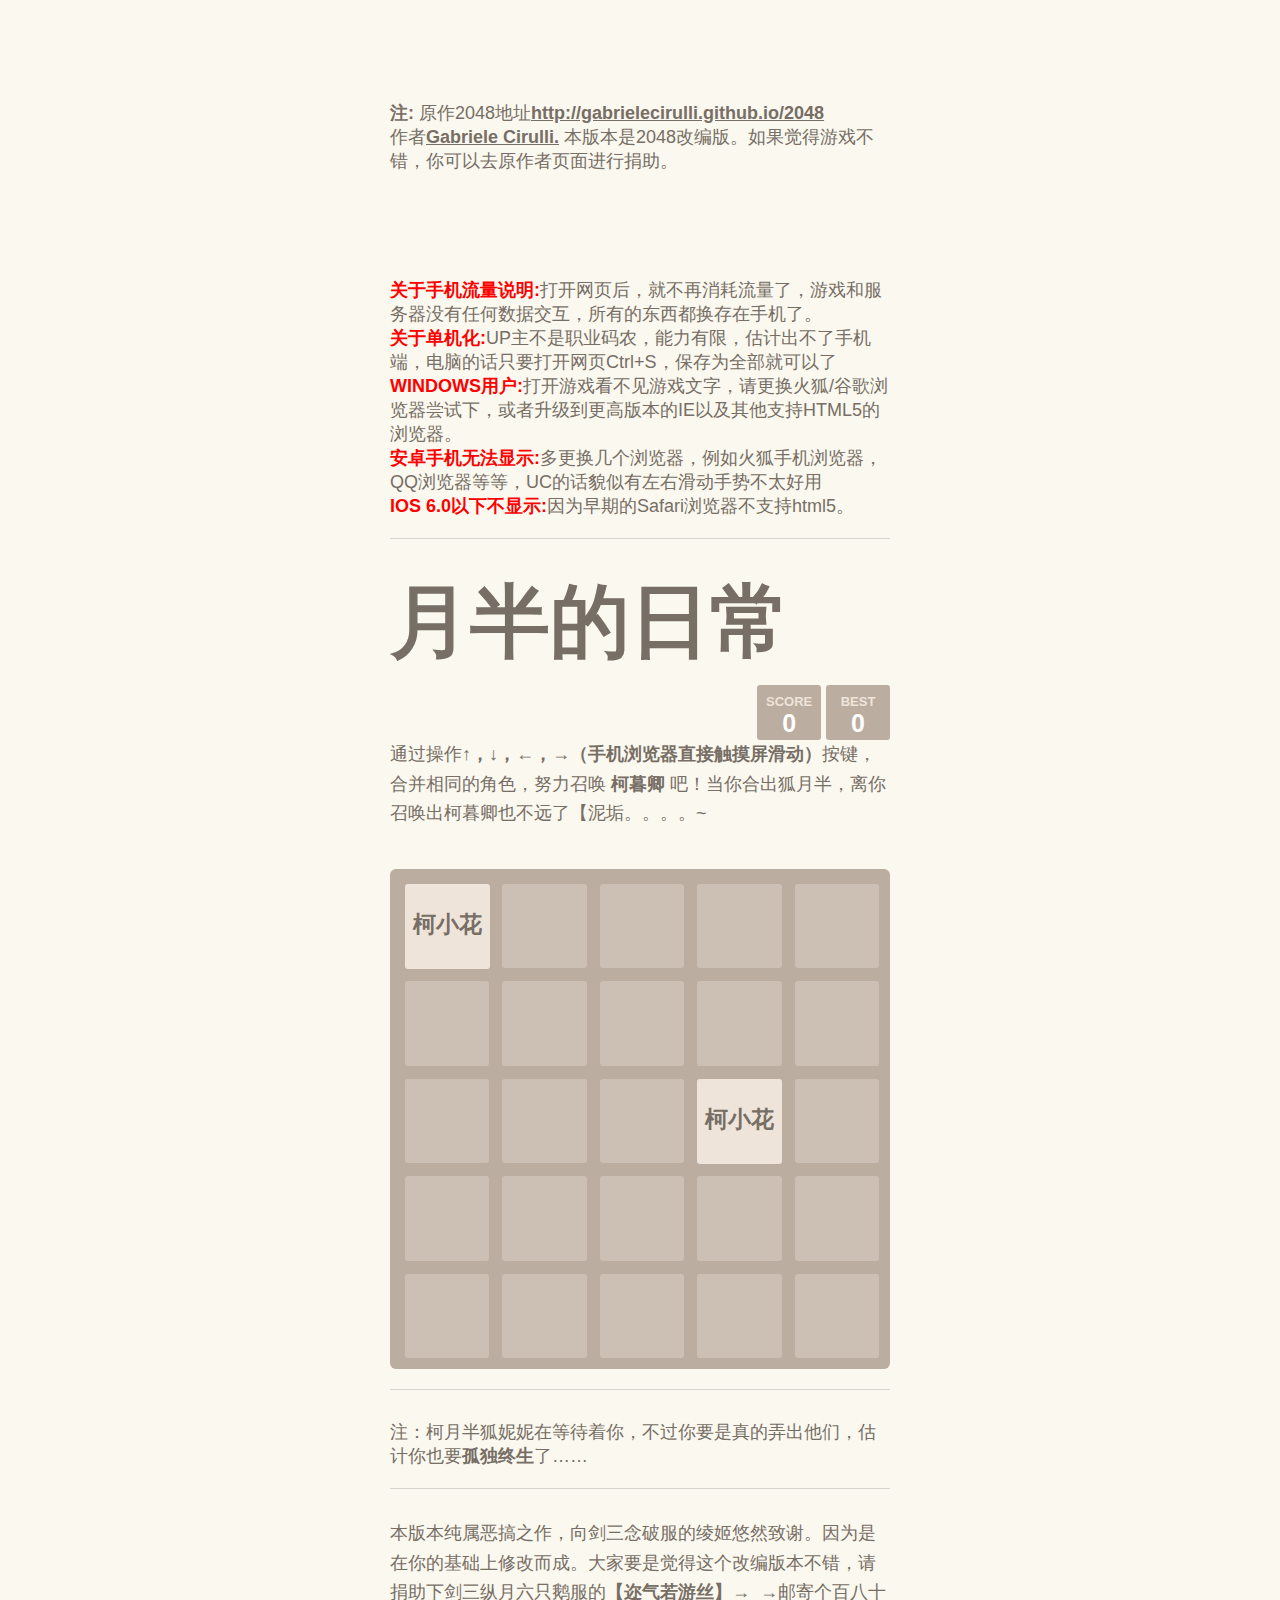
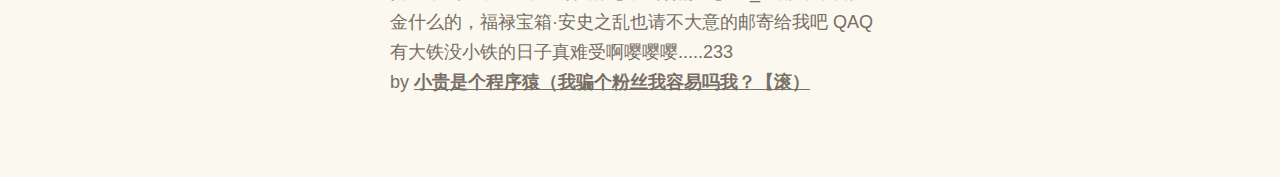
<file: index.html>
﻿
<!DOCTYPE html>
<html>
<head>
  <meta charset="utf-8">
  <title>月半的日常</title>

  <link href="stylesheets/main.css" rel="stylesheet" type="text/css">
  <link rel="shortcut icon" href="favicon.ico">
  <link rel="apple-touch-icon" href="meta/apple-touch-icon.png">
  <meta name="apple-mobile-web-app-capable" content="yes">

  <meta name="HandheldFriendly" content="True">
  <meta name="MobileOptimized" content="320">
  <meta name="viewport" content="width=device-width, target-densitydpi=160dpi, initial-scale=1.0, maximum-scale=1, user-scalable=no, minimal-ui">

  <meta property="og:title" content="2048 game"/>
  <meta property="og:site_name" content="2048 game"/>		
</head>
<body>

  <div class="container">
    <strong class="important">注:</strong> 原作2048地址<a href="http://gabrielecirulli.github.io/2048">http://gabrielecirulli.github.io/2048</a> <br>作者<a href="http://gabrielecirulli.com" target="_blank">Gabriele Cirulli.</a>
本版本是2048改编版。如果觉得游戏不错，你可以去原作者页面进行捐助。<br><br>
    <br><br><br><br>
    <strong class="important2">关于手机流量说明:</strong>打开网页后，就不再消耗流量了，游戏和服务器没有任何数据交互，所有的东西都换存在手机了。
    <br>
    <strong class="important2">关于单机化:</strong>UP主不是职业码农，能力有限，估计出不了手机端，电脑的话只要打开网页Ctrl+S，保存为全部就可以了
    <br>
    
    <strong class="important2">Windows用户:</strong>打开游戏看不见游戏文字，请更换火狐/谷歌浏览器尝试下，或者升级到更高版本的IE以及其他支持HTML5的浏览器。
    <br><strong class="important2">安卓手机无法显示:</strong>多更换几个浏览器，例如火狐手机浏览器，QQ浏览器等等，UC的话貌似有左右滑动手势不太好用
    <br><strong class="important2">iOS 6.0以下不显示:</strong>因为早期的Safari浏览器不支持html5。
    
    <hr>
    <div class="heading">
      <h1 class="title">月半的日常</h1>
      <div class="scores-container">
        <div class="score-container">0</div>
        <div class="best-container">0</div>
      </div>
    </div>
    <p class="game-intro">通过操作<strong>↑，↓，←，→（手机浏览器直接触摸屏滑动）</strong>按键，合并相同的角色，努力召唤 <strong>柯暮卿</strong> 吧！当你合出狐月半，离你召唤出柯暮卿也不远了【泥垢。。。。~</p>
    <div class="game-container">
      <div class="game-message">
        <p></p>
        <div class="lower">
          <a class="retry-button">再来一次</a>
          <div class="score-sharing"></div>
        </div>
      </div>

      <div class="grid-container">
        <div class="grid-row">
          <div class="grid-cell"></div>
          <div class="grid-cell"></div>
          <div class="grid-cell"></div>
          <div class="grid-cell"></div>
          <div class="grid-cell"></div>
        </div>
        <div class="grid-row">
          <div class="grid-cell"></div>
          <div class="grid-cell"></div>
          <div class="grid-cell"></div>
          <div class="grid-cell"></div>
          <div class="grid-cell"></div>
        </div>
        <div class="grid-row">
          <div class="grid-cell"></div>
          <div class="grid-cell"></div>
          <div class="grid-cell"></div>
          <div class="grid-cell"></div>
          <div class="grid-cell"></div>
        </div>
        <div class="grid-row">
          <div class="grid-cell"></div>
          <div class="grid-cell"></div>
          <div class="grid-cell"></div>
          <div class="grid-cell"></div>
          <div class="grid-cell"></div>
        </div>
        <div class="grid-row">
          <div class="grid-cell"></div>
          <div class="grid-cell"></div>
          <div class="grid-cell"></div>
          <div class="grid-cell"></div>
          <div class="grid-cell"></div>
        </div>
      </div>

      <div class="tile-container">

      </div>
    </div>
    <hr>
    注：柯月半狐妮妮在等待着你，不过你要是真的弄出他们，估计你也要<strong>孤独终生</strong>了……</p>
    <hr>    

    <p>
    本版本纯属恶搞之作，向剑三念破服的绫姬悠然致谢。因为是在你的基础上修改而成。大家要是觉得这个改编版本不错，请捐助下剑三纵月六只鹅服的<strong>【迩气若游丝】</strong>→_→邮寄个百八十金什么的，福禄宝箱·安史之乱也请不大意的邮寄给我吧 QAQ 有大铁没小铁的日子真难受啊嘤嘤嘤.....233<br>by <a href="http://weibo.com/u/1826682570" target="_blank">小贵是个程序猿（我骗个粉丝我容易吗我？【滚）</a><br>

  </div>

  <script src="javascripts/animframe_polyfill.js"></script>
  <script src="javascripts/keyboard_input_manager.js"></script>
  <script src="javascripts/html_actuator.js"></script>
  <script src="javascripts/grid.js"></script>
  <script src="javascripts/tile.js"></script>
  <script src="javascripts/local_score_manager.js"></script>
  <script src="javascripts/game_manager.js"></script>
  <script src="javascripts/application.js"></script>
  
</body>
</html>
</file>
<file: stylesheets/main.css>
html, body {
  margin: 0;
  padding: 0;
  background: #faf8ef;
  color: #776e65;
  font-family: "Clear Sans", "Helvetica Neue", "Microsoft Yahei", Arial, sans-serif;
  font-size: 18px; }

body {
  margin: 80px 0; }

.heading:after {
  content: "";
  display: block;
  clear: both; }

h1.title {
  font-size: 80px;
  font-weight: bold;
  margin: 0;
  display: block;
  float: left; }
  h2.title {
  font-size: 40px;
  font-weight: bold;
  margin: 0;
  display: block;
  float: left; }

@-webkit-keyframes move-up {
  0% {
    top: 25px;
    opacity: 1; }

  100% {
    top: -50px;
    opacity: 0; } }

@-moz-keyframes move-up {
  0% {
    top: 25px;
    opacity: 1; }

  100% {
    top: -50px;
    opacity: 0; } }

@keyframes move-up {
  0% {
    top: 25px;
    opacity: 1; }

  100% {
    top: -50px;
    opacity: 0; } }

.scores-container {
  float: right;
  text-align: right; }

.score-container, .best-container {
  position: relative;
  display: inline-block;
  background: #bbada0;
  padding: 15px 25px;
  font-size: 25px;
  height: 25px;
  line-height: 47px;
  font-weight: bold;
  border-radius: 3px;
  color: white;
  margin-top: 8px;
  text-align: center; }
  .score-container:after, .best-container:after {
    position: absolute;
    width: 100%;
    top: 10px;
    left: 0;
    text-transform: uppercase;
    font-size: 13px;
    line-height: 13px;
    text-align: center;
    color: #eee4da; }
  .score-container .score-addition, .best-container .score-addition {
    position: absolute;
    right: 30px;
    color: red;
    font-size: 25px;
    line-height: 25px;
    font-weight: bold;
    color: rgba(119, 110, 101, 0.9);
    z-index: 100;
    -webkit-animation: move-up 600ms ease-in;
    -moz-animation: move-up 600ms ease-in;
    animation: move-up 600ms ease-in;
    -webkit-animation-fill-mode: both;
    -moz-animation-fill-mode: both;
    animation-fill-mode: both; }

.score-container:after {
  content: "Score"; }

.best-container:after {
  content: "Best"; }

p {
  margin-top: 0;
  margin-bottom: 10px;
  line-height: 1.65; }

a {
  color: #776e65;
  font-weight: bold;
  text-decoration: underline;
  cursor: pointer; }

strong.important {
  text-transform: uppercase; }

 strong.important2 {
  text-transform: uppercase;
  color:#FF0000 }

hr {
  border: none;
  border-bottom: 1px solid #d8d4d0;
  margin-top: 20px;
  margin-bottom: 30px; }

.container {
  width: 500px;
  margin: 0 auto; }

@-webkit-keyframes fade-in {
  0% {
    opacity: 0; }

  100% {
    opacity: 1; } }

@-moz-keyframes fade-in {
  0% {
    opacity: 0; }

  100% {
    opacity: 1; } }

@keyframes fade-in {
  0% {
    opacity: 0; }

  100% {
    opacity: 1; } }

.game-container {
  margin-top: 40px;
  position: relative;
  padding: 15px;
  cursor: default;
  -webkit-touch-callout: none;
  -webkit-user-select: none;
  -moz-user-select: none;
  background: #bbada0;
  border-radius: 6px;
  width: 500px;
  height: 500px;
  -webkit-box-sizing: border-box;
  -moz-box-sizing: border-box;
  box-sizing: border-box; }
  .game-container .game-message {
    display: none;
    position: absolute;
    top: 0;
    right: 0;
    bottom: 0;
    left: 0;
    background: rgba(238, 228, 217, 0.5);
    z-index: 100;
    text-align: center;
    -webkit-animation: fade-in 800ms ease 1200ms;
    -moz-animation: fade-in 800ms ease 1200ms;
    animation: fade-in 800ms ease 1200ms;
    -webkit-animation-fill-mode: both;
    -moz-animation-fill-mode: both;
    animation-fill-mode: both; }
    .game-container .game-message p {
      font-size: 40px;
      font-weight: bold;
      height: 40px;
      line-height: 40px;
      margin-top: 222px; }
    .game-container .game-message .lower {
      display: block;
      margin-top: 59px; }
    .game-container .game-message a {
      display: inline-block;
      background: #8f7a66;
      border-radius: 3px;
      padding: 0 20px;
      text-decoration: none;
      color: #f9f6f2;
      height: 40px;
      line-height: 42px;
      margin-left: 9px; }
      .game-container .game-message a.keep-playing-button {
        display: none; }
    .game-container .game-message .score-sharing {
      display: inline-block;
      vertical-align: middle;
      margin-left: 10px; }
    .game-container .game-message.game-won {
      background: rgba(237, 194, 46, 0.5);
      color: #f9f6f2; }
      .game-container .game-message.game-won a.keep-playing-button {
        display: inline-block; }
    .game-container .game-message.game-won, .game-container .game-message.game-over {
      display: block; }

.grid-container {
  position: absolute;
  z-index: 1; }

.grid-row {
  margin-bottom: 13px; }
  .grid-row:last-child {
    margin-bottom: 0; }
  .grid-row:after {
    content: "";
    display: block;
    clear: both; }

.grid-cell {
  width: 84.4px;
  height: 84.4px;
  margin-right: 13px;
  float: left;
  border-radius: 3px;
  background: rgba(238, 228, 217, 0.35); }
  .grid-cell:last-child {
    margin-right: 0; }

.tile-container {
  position: absolute;
  z-index: 2; }

.tile, .tile .tile-inner {
  width: 85px;
  height: 85px;
  line-height: 84.4px; }
.tile.tile-position-1-1 {
  -webkit-transform: translate(0px, 0px);
  -moz-transform: translate(0px, 0px);
  transform: translate(0px, 0px); }
.tile.tile-position-1-2 {
  -webkit-transform: translate(0px, 97px);
  -moz-transform: translate(0px, 97px);
  transform: translate(0px, 97px); }
.tile.tile-position-1-3 {
  -webkit-transform: translate(0px, 195px);
  -moz-transform: translate(0px, 195px);
  transform: translate(0px, 195px); }
.tile.tile-position-1-4 {
  -webkit-transform: translate(0px, 292px);
  -moz-transform: translate(0px, 292px);
  transform: translate(0px, 292px); }
.tile.tile-position-1-5 {
  -webkit-transform: translate(0px, 390px);
  -moz-transform: translate(0px, 390px);
  transform: translate(0px, 390px); }
.tile.tile-position-2-1 {
  -webkit-transform: translate(97px, 0px);
  -moz-transform: translate(97px, 0px);
  transform: translate(97px, 0px); }
.tile.tile-position-2-2 {
  -webkit-transform: translate(97px, 97px);
  -moz-transform: translate(97px, 97px);
  transform: translate(97px, 97px); }
.tile.tile-position-2-3 {
  -webkit-transform: translate(97px, 195px);
  -moz-transform: translate(97px, 195px);
  transform: translate(97px, 195px); }
.tile.tile-position-2-4 {
  -webkit-transform: translate(97px, 292px);
  -moz-transform: translate(97px, 292px);
  transform: translate(97px, 292px); }
.tile.tile-position-2-5 {
  -webkit-transform: translate(97px, 390px);
  -moz-transform: translate(97px, 390px);
  transform: translate(97px, 390px); }
.tile.tile-position-3-1 {
  -webkit-transform: translate(195px, 0px);
  -moz-transform: translate(195px, 0px);
  transform: translate(195px, 0px); }
.tile.tile-position-3-2 {
  -webkit-transform: translate(195px, 97px);
  -moz-transform: translate(195px, 97px);
  transform: translate(195px, 97px); }
.tile.tile-position-3-3 {
  -webkit-transform: translate(195px, 195px);
  -moz-transform: translate(195px, 195px);
  transform: translate(195px, 195px); }
.tile.tile-position-3-4 {
  -webkit-transform: translate(195px, 292px);
  -moz-transform: translate(195px, 292px);
  transform: translate(195px, 292px); }
.tile.tile-position-3-5 {
  -webkit-transform: translate(195px, 390px);
  -moz-transform: translate(195px, 390px);
  transform: translate(195px, 390px); }
.tile.tile-position-4-1 {
  -webkit-transform: translate(292px, 0px);
  -moz-transform: translate(292px, 0px);
  transform: translate(292px, 0px); }
.tile.tile-position-4-2 {
  -webkit-transform: translate(292px, 97px);
  -moz-transform: translate(292px, 97px);
  transform: translate(292px, 97px); }
.tile.tile-position-4-3 {
  -webkit-transform: translate(292px, 195px);
  -moz-transform: translate(292px, 195px);
  transform: translate(292px, 195px); }
.tile.tile-position-4-4 {
  -webkit-transform: translate(292px, 292px);
  -moz-transform: translate(292px, 292px);
  transform: translate(292px, 292px); }
.tile.tile-position-4-5 {
  -webkit-transform: translate(292px, 390px);
  -moz-transform: translate(292px, 390px);
  transform: translate(292px, 390px); }
.tile.tile-position-5-1 {
  -webkit-transform: translate(390px, 0px);
  -moz-transform: translate(390px, 0px);
  transform: translate(390px, 0px); }
.tile.tile-position-5-2 {
  -webkit-transform: translate(390px, 97px);
  -moz-transform: translate(390px, 97px);
  transform: translate(390px, 97px); }
.tile.tile-position-5-3 {
  -webkit-transform: translate(390px, 195px);
  -moz-transform: translate(390px, 195px);
  transform: translate(390px, 195px); }
.tile.tile-position-5-4 {
  -webkit-transform: translate(390px, 292px);
  -moz-transform: translate(390px, 292px);
  transform: translate(390px, 292px); }
.tile.tile-position-5-5 {
  -webkit-transform: translate(390px, 390px);
  -moz-transform: translate(390px, 390px);
  transform: translate(390px, 390px); }

.tile {
  position: absolute;
  -webkit-transition: 100ms ease-in-out;
  -moz-transition: 100ms ease-in-out;
  transition: 100ms ease-in-out;
  -webkit-transition-property: -webkit-transform;
  -moz-transition-property: -moz-transform;
  transition-property: transform; }
  .tile .tile-inner {
    border-radius: 3px;
    background: #eee4da;
    text-align: center;
    font-weight: bold;
    z-index: 10;
    font-size: 44px; }
  .tile.tile-2 .tile-inner {
    background: #eee4da;
    font-size:1.3em;
    line-height:80px;
    box-shadow: 0 0 30px 10px rgba(243, 215, 116, 0), inset 0 0 0 1px rgba(255, 255, 255, 0); }
  .tile.tile-4 .tile-inner {
    background: #ede0c8;
    font-size:1.3em;
    line-height:80px;
    box-shadow: 0 0 30px 10px rgba(243, 215, 116, 0), inset 0 0 0 1px rgba(255, 255, 255, 0); }
  .tile.tile-8 .tile-inner {
    color: #f9f6f2;
    font-size:1.3em;
    line-height:80px;
    background: #f2b179; }
  .tile.tile-16 .tile-inner {
    color: #f9f6f2;
    font-size:1.3em;
    line-height:80px;
    background: #f59563; }
  .tile.tile-32 .tile-inner {
    color: #f9f6f2;
    font-size:1.3em;
    line-height:80px;
    background: #f67c5f; }
  .tile.tile-64 .tile-inner {
    color: #f9f6f2;
    font-size:1.3em;
    line-height:40px;
    background: #f65e3b; }
  .tile.tile-128 .tile-inner {
    color: #f9f6f2;
    background: #edcf72;
    font-size:1.3em;
    line-height:80px;
    box-shadow: 0 0 30px 10px rgba(243, 215, 116, 0.2381), inset 0 0 0 1px rgba(255, 255, 255, 0.14286); }
  .tile.tile-256 .tile-inner {
    color: #f9f6f2;
    background: #edcc61;
    font-size:1.3em;
    line-height:80px;
    box-shadow: 0 0 30px 10px rgba(243, 215, 116, 0.31746), inset 0 0 0 1px rgba(255, 255, 255, 0.19048); }
  .tile.tile-512 .tile-inner {
    color: #f9f6f2;
    background: #edc850;
    font-size:1.3em;
    line-height:80px;
    box-shadow: 0 0 30px 10px rgba(243, 215, 116, 0.39683), inset 0 0 0 1px rgba(255, 255, 255, 0.2381); }
  .tile.tile-1024 .tile-inner {
    color: #f9f6f2;
    background: #ffe07d;
    font-size:1.3em;
    line-height:80px;
    box-shadow: 0 0 30px 10px rgba(243, 215, 116, 0.47619), inset 0 0 0 1px rgba(255, 255, 255, 0.28571); }
  .tile.tile-2048 .tile-inner {
    color: #f9f6f2;
    background: #ffe38a;
    font-size:1.3em;
    line-height:80px;
    box-shadow: 0 0 30px 10px rgba(243, 215, 116, 0.47619), inset 0 0 0 1px rgba(255, 255, 255, 0.28571); }
  .tile.tile-4096 .tile-inner {
    background: #ffe697;
    font-size:1.3em;
    line-height:80px;
    box-shadow: 0 0 30px 10px rgba(243, 215, 116, 0.47619), inset 0 0 0 1px rgba(255, 255, 255, 0.28571); }
  .tile.tile-8192 .tile-inner {
    background: #ffeaa8;
     font-size:1.3em;
    line-height:80px;
    box-shadow: 0 0 30px 10px rgba(243, 215, 116, 0.47619), inset 0 0 0 1px rgba(255, 255, 255, 0.28571); }
  .tile.tile-16384 .tile-inner {
    background: #ffedb4;
    font-size:1.3em;
    line-height:80px;
    box-shadow: 0 0 30px 10px rgba(243, 215, 116, 0.55556), inset 0 0 0 1px rgba(255, 255, 255, 0.33333); }
  .tile.tile-32768 .tile-inner {
    background: #fff1c4;
    font-size:1.3em;
    line-height:80px;
    box-shadow: 0 0 30px 10px rgba(243, 215, 116, 0.55556), inset 0 0 0 1px rgba(255, 255, 255, 0.33333); }
  .tile.tile-65536 .tile-inner {
    color: #f9f6f2;
    font-size:1.3em;
    line-height:80px;
     background: #fff1c4;
    box-shadow: 0 0 30px 10px rgba(243, 215, 116, 0.55556), inset 0 0 0 1px rgba(255, 255, 255, 0.33333); }
  .tile.tile-131072 .tile-inner {
    color: #f9f6f2;
     background: #fff1c4;
    font-size:1.3em;
    line-height:80px;
    box-shadow: 0 0 30px 10px rgba(243, 215, 116, 0.55556), inset 0 0 0 1px rgba(255, 255, 255, 0.33333); }
  .tile.tile-super .tile-inner {
    color: #f9f6f2;
    background: #3c3a32;
    font-size: 24px; }
    @media screen and (max-width: 520px) {
      .tile.tile-2 .tile-inner {
        font-size: 15px; 
        line-height:40px;} }
    @media screen and (max-width: 520px) {
      .tile.tile-4 .tile-inner {
        line-height:40px;
        font-size: 15px; } }
    @media screen and (max-width: 520px) {
      .tile.tile-8 .tile-inner {
        line-height:40px;
        font-size: 15px; } }
    @media screen and (max-width: 520px) {
      .tile.tile-16 .tile-inner {
        line-height:40px;
        font-size: 15px; } }
    @media screen and (max-width: 520px) {
      .tile.tile-32 .tile-inner {
        line-height:40px;
        font-size: 15px; } }
    @media screen and (max-width: 520px) {
      .tile.tile-64 .tile-inner {
        line-height:40px;
        font-size: 15px; } }
    @media screen and (max-width: 520px) {
      .tile.tile-128 .tile-inner {
        line-height:40px;
        font-size: 15px; } }
    @media screen and (max-width: 520px) {
      .tile.tile-256 .tile-inner {
        line-height:40px;
        font-size: 15px; } }
    @media screen and (max-width: 520px) {
      .tile.tile-512 .tile-inner {
        line-height:40px;
        font-size: 15px; } }
    @media screen and (max-width: 520px) {
      .tile.tile-1024 .tile-inner {
        line-height:40px;
        font-size: 15px; } }
    @media screen and (max-width: 520px) {
      .tile.tile-2048 .tile-inner {
        line-height:40px;
        font-size: 15px; } }
    @media screen and (max-width: 520px) {
      .tile.tile-4096 .tile-inner {
        line-height:40px;
        font-size: 15px; } }
    @media screen and (max-width: 520px) {
      .tile.tile-8192 .tile-inner {
        line-height:40px;
        font-size: 15px; } }
    @media screen and (max-width: 520px) {
      .tile.tile-16384 .tile-inner {
        line-height:40px;
        font-size: 15px; } }
    @media screen and (max-width: 520px) {
      .tile.tile-32768 .tile-inner {
        line-height:40px;
        font-size: 15px; } }
    @media screen and (max-width: 520px) {
      .tile.tile-65536 .tile-inner {
        line-height:40px;
        font-size: 15px; } }
    @media screen and (max-width: 520px) {
      .tile.tile-131072 .tile-inner {
        line-height:40px;
        font-size: 15px; } }
    @media screen and (max-width: 520px) {
      .tile.tile-262144 .tile-inner {
        line-height:40px;
        font-size: 15px; } }
    @media screen and (max-width: 520px) {
      .tile.tile-super .tile-inner {
        font-size: 8px; } }


@-webkit-keyframes appear {
  0% {
    opacity: 0;
    -webkit-transform: scale(0);
    -moz-transform: scale(0);
    transform: scale(0); }

  100% {
    opacity: 1;
    -webkit-transform: scale(1);
    -moz-transform: scale(1);
    transform: scale(1); } }

@-moz-keyframes appear {
  0% {
    opacity: 0;
    -webkit-transform: scale(0);
    -moz-transform: scale(0);
    transform: scale(0); }

  100% {
    opacity: 1;
    -webkit-transform: scale(1);
    -moz-transform: scale(1);
    transform: scale(1); } }

@keyframes appear {
  0% {
    opacity: 0;
    -webkit-transform: scale(0);
    -moz-transform: scale(0);
    transform: scale(0); }

  100% {
    opacity: 1;
    -webkit-transform: scale(1);
    -moz-transform: scale(1);
    transform: scale(1); } }

.tile-new .tile-inner {
  -webkit-animation: appear 200ms ease 100ms;
  -moz-animation: appear 200ms ease 100ms;
  animation: appear 200ms ease 100ms;
  -webkit-animation-fill-mode: backwards;
  -moz-animation-fill-mode: backwards;
  animation-fill-mode: backwards; }

@-webkit-keyframes pop {
  0% {
    -webkit-transform: scale(0);
    -moz-transform: scale(0);
    transform: scale(0); }

  50% {
    -webkit-transform: scale(1.2);
    -moz-transform: scale(1.2);
    transform: scale(1.2); }

  100% {
    -webkit-transform: scale(1);
    -moz-transform: scale(1);
    transform: scale(1); } }

@-moz-keyframes pop {
  0% {
    -webkit-transform: scale(0);
    -moz-transform: scale(0);
    transform: scale(0); }

  50% {
    -webkit-transform: scale(1.2);
    -moz-transform: scale(1.2);
    transform: scale(1.2); }

  100% {
    -webkit-transform: scale(1);
    -moz-transform: scale(1);
    transform: scale(1); } }

@keyframes pop {
  0% {
    -webkit-transform: scale(0);
    -moz-transform: scale(0);
    transform: scale(0); }

  50% {
    -webkit-transform: scale(1.2);
    -moz-transform: scale(1.2);
    transform: scale(1.2); }

  100% {
    -webkit-transform: scale(1);
    -moz-transform: scale(1);
    transform: scale(1); } }

.tile-merged .tile-inner {
  z-index: 20;
  -webkit-animation: pop 200ms ease 100ms;
  -moz-animation: pop 200ms ease 100ms;
  animation: pop 200ms ease 100ms;
  -webkit-animation-fill-mode: backwards;
  -moz-animation-fill-mode: backwards;
  animation-fill-mode: backwards; }

.game-intro {
  margin-bottom: 0; }

.game-explanation {
  margin-top: 50px; }

.sharing {
  margin-top: 20px;
  text-align: center; }
  .sharing > iframe, .sharing > span, .sharing > form {
    display: inline-block;
    vertical-align: middle; }

@media screen and (max-width: 520px) {
  html, body {
    font-size: 15px; }

  body {
    margin: 20px 0;
    padding: 0 20px; }

  h1.title {
    font-size: 27px;
    margin-top: 15px; }
    h2.title {
    font-size: 27px;
    margin-top: 15px; }

  .container {
    width: 280px;
    margin: 0 auto; }

  .score-container, .best-container {
    margin-top: 0;
    padding: 15px 10px;
    min-width: 40px; }

  .heading {
    margin-bottom: 10px; }

  .game-container {
    margin-top: 40px;
    position: relative;
    padding: 10px;
    cursor: default;
    -webkit-touch-callout: none;
    -webkit-user-select: none;
    -moz-user-select: none;
    background: #bbada0;
    border-radius: 6px;
    width: 280px;
    height: 280px;
    -webkit-box-sizing: border-box;
    -moz-box-sizing: border-box;
    box-sizing: border-box; }
    .game-container .game-message {
      display: none;
      position: absolute;
      top: 0;
      right: 0;
      bottom: 0;
      left: 0;
      background: rgba(238, 228, 217, 0.5);
      z-index: 100;
      text-align: center;
      -webkit-animation: fade-in 800ms ease 1200ms;
      -moz-animation: fade-in 800ms ease 1200ms;
      animation: fade-in 800ms ease 1200ms;
      -webkit-animation-fill-mode: both;
      -moz-animation-fill-mode: both;
      animation-fill-mode: both; }
      .game-container .game-message p {
        font-size: 60px;
        font-weight: bold;
        height: 60px;
        line-height: 60px;
        margin-top: 222px; }
      .game-container .game-message .lower {
        display: block;
        margin-top: 59px; }
      .game-container .game-message a {
        display: inline-block;
        background: #8f7a66;
        border-radius: 3px;
        padding: 0 20px;
        text-decoration: none;
        color: #f9f6f2;
        height: 40px;
        line-height: 42px;
        margin-left: 9px; }
        .game-container .game-message a.keep-playing-button {
          display: none; }
      .game-container .game-message .score-sharing {
        display: inline-block;
        vertical-align: middle;
        margin-left: 10px; }
      .game-container .game-message.game-won {
        background: rgba(237, 194, 46, 0.5);
        color: #f9f6f2; }
        .game-container .game-message.game-won a.keep-playing-button {
          display: inline-block; }
      .game-container .game-message.game-won, .game-container .game-message.game-over {
        display: block; }

  .grid-container {
    position: absolute;
    z-index: 1; }

  .grid-row {
    margin-bottom: 8px; }
    .grid-row:last-child {
      margin-bottom: 0; }
    .grid-row:after {
      content: "";
      display: block;
      clear: both; }

  .grid-cell {
    width: 46.4px;
    height: 46.4px;
    margin-right: 8px;
    float: left;
    border-radius: 3px;
    background: rgba(238, 228, 217, 0.35); }
    .grid-cell:last-child {
      margin-right: 0; }

  .tile-container {
    position: absolute;
    z-index: 2; }

  .tile, .tile .tile-inner {
    width: 47px;
    height: 47px;
    line-height: 54.4px; }
  .tile.tile-position-1-1 {
    -webkit-transform: translate(0px, 0px);
    -moz-transform: translate(0px, 0px);
    transform: translate(0px, 0px); }
  .tile.tile-position-1-2 {
    -webkit-transform: translate(0px, 54px);
    -moz-transform: translate(0px, 54px);
    transform: translate(0px, 54px); }
  .tile.tile-position-1-3 {
    -webkit-transform: translate(0px, 108px);
    -moz-transform: translate(0px, 108px);
    transform: translate(0px, 108px); }
  .tile.tile-position-1-4 {
    -webkit-transform: translate(0px, 162px);
    -moz-transform: translate(0px, 162px);
    transform: translate(0px, 162px); }
  .tile.tile-position-1-5 {
    -webkit-transform: translate(0px, 217px);
    -moz-transform: translate(0px, 217px);
    transform: translate(0px, 217px); }
  .tile.tile-position-2-1 {
    -webkit-transform: translate(54px, 0px);
    -moz-transform: translate(54px, 0px);
    transform: translate(54px, 0px); }
  .tile.tile-position-2-2 {
    -webkit-transform: translate(54px, 54px);
    -moz-transform: translate(54px, 54px);
    transform: translate(54px, 54px); }
  .tile.tile-position-2-3 {
    -webkit-transform: translate(54px, 108px);
    -moz-transform: translate(54px, 108px);
    transform: translate(54px, 108px); }
  .tile.tile-position-2-4 {
    -webkit-transform: translate(54px, 162px);
    -moz-transform: translate(54px, 162px);
    transform: translate(54px, 162px); }
  .tile.tile-position-2-5 {
    -webkit-transform: translate(54px, 217px);
    -moz-transform: translate(54px, 217px);
    transform: translate(54px, 217px); }
  .tile.tile-position-3-1 {
    -webkit-transform: translate(108px, 0px);
    -moz-transform: translate(108px, 0px);
    transform: translate(108px, 0px); }
  .tile.tile-position-3-2 {
    -webkit-transform: translate(108px, 54px);
    -moz-transform: translate(108px, 54px);
    transform: translate(108px, 54px); }
  .tile.tile-position-3-3 {
    -webkit-transform: translate(108px, 108px);
    -moz-transform: translate(108px, 108px);
    transform: translate(108px, 108px); }
  .tile.tile-position-3-4 {
    -webkit-transform: translate(108px, 162px);
    -moz-transform: translate(108px, 162px);
    transform: translate(108px, 162px); }
  .tile.tile-position-3-5 {
    -webkit-transform: translate(108px, 217px);
    -moz-transform: translate(108px, 217px);
    transform: translate(108px, 217px); }
  .tile.tile-position-4-1 {
    -webkit-transform: translate(162px, 0px);
    -moz-transform: translate(162px, 0px);
    transform: translate(162px, 0px); }
  .tile.tile-position-4-2 {
    -webkit-transform: translate(162px, 54px);
    -moz-transform: translate(162px, 54px);
    transform: translate(162px, 54px); }
  .tile.tile-position-4-3 {
    -webkit-transform: translate(162px, 108px);
    -moz-transform: translate(162px, 108px);
    transform: translate(162px, 108px); }
  .tile.tile-position-4-4 {
    -webkit-transform: translate(162px, 162px);
    -moz-transform: translate(162px, 162px);
    transform: translate(162px, 162px); }
  .tile.tile-position-4-5 {
    -webkit-transform: translate(162px, 217px);
    -moz-transform: translate(162px, 217px);
    transform: translate(162px, 217px); }
  .tile.tile-position-5-1 {
    -webkit-transform: translate(217px, 0px);
    -moz-transform: translate(217px, 0px);
    transform: translate(217px, 0px); }
  .tile.tile-position-5-2 {
    -webkit-transform: translate(217px, 54px);
    -moz-transform: translate(217px, 54px);
    transform: translate(217px, 54px); }
  .tile.tile-position-5-3 {
    -webkit-transform: translate(217px, 108px);
    -moz-transform: translate(217px, 108px);
    transform: translate(217px, 108px); }
  .tile.tile-position-5-4 {
    -webkit-transform: translate(217px, 162px);
    -moz-transform: translate(217px, 162px);
    transform: translate(217px, 162px); }
  .tile.tile-position-5-5 {
    -webkit-transform: translate(217px, 217px);
    -moz-transform: translate(217px, 217px);
    transform: translate(217px, 217px); }

  .game-container {
    margin-top: 20px; }

  .tile .tile-inner {
    font-size: 30px; }

  .game-message p {
    font-size: 30px !important;
    height: 30px !important;
    line-height: 30px !important;
    margin-top: 90px !important; }
  .game-message .lower {
    margin-top: 30px !important; }

  .sharing > iframe, .sharing > span, .sharing > form {
    display: block;
    margin: 0 auto;
    margin-bottom: 20px; } }
.pp-donate button {
  -webkit-appearance: none;
  -moz-appearance: none;
  appearance: none;
  border: none;
  font: inherit;
  color: inherit;
  cursor: pointer;
  display: inline-block;
  background: #8f7a66;
  border-radius: 3px;
  padding: 0 20px;
  text-decoration: none;
  color: #f9f6f2;
  height: 40px;
  line-height: 42px; }
  .pp-donate button img {
    vertical-align: -4px;
    margin-right: 8px; }

.btc-donate {
  position: relative;
  margin-left: 10px;
  display: inline-block;
  background: #8f7a66;
  border-radius: 3px;
  padding: 0 20px;
  text-decoration: none;
  color: #f9f6f2;
  height: 40px;
  line-height: 42px;
  cursor: pointer; }
  .btc-donate img {
    vertical-align: -4px;
    margin-right: 8px; }
  .btc-donate a {
    color: #f9f6f2;
    text-decoration: none;
    font-weight: normal; }
  .btc-donate .address {
    cursor: auto;
    position: absolute;
    width: 340px;
    right: 50%;
    margin-right: -170px;
    padding-bottom: 7px;
    top: -30px;
    opacity: 0;
    pointer-events: none;
    -webkit-transition: 400ms ease;
    -moz-transition: 400ms ease;
    transition: 400ms ease;
    -webkit-transition-property: top, opacity;
    -moz-transition-property: top, opacity;
    transition-property: top, opacity; }
    .btc-donate .address:after {
      position: absolute;
      border-top: 10px solid #bbada0;
      border-right: 7px solid transparent;
      border-left: 7px solid transparent;
      content: "";
      bottom: 0px;
      left: 50%;
      margin-left: -7px; }
    .btc-donate .address code {
      background-color: #bbada0;
      padding: 10px 15px;
      width: 100%;
      border-radius: 3px;
      line-height: 1;
      font-weight: normal;
      font-size: 15px;
      font-family: Consolas, "Liberation Mono", Courier, monospace;
      text-align: center; }
  .btc-donate:hover .address, .btc-donate .address:hover .address {
    opacity: 1;
    top: -45px;
    pointer-events: auto; }
  @media screen and (max-width: 480px) {
    .btc-donate {
      width: 120px; }
      .btc-donate .address {
        margin-right: -150px;
        width: 300px; }
        .btc-donate .address code {
          font-size: 13px; }
        .btc-donate .address:after {
          left: 50%;
          bottom: 2px; } }
</file>
